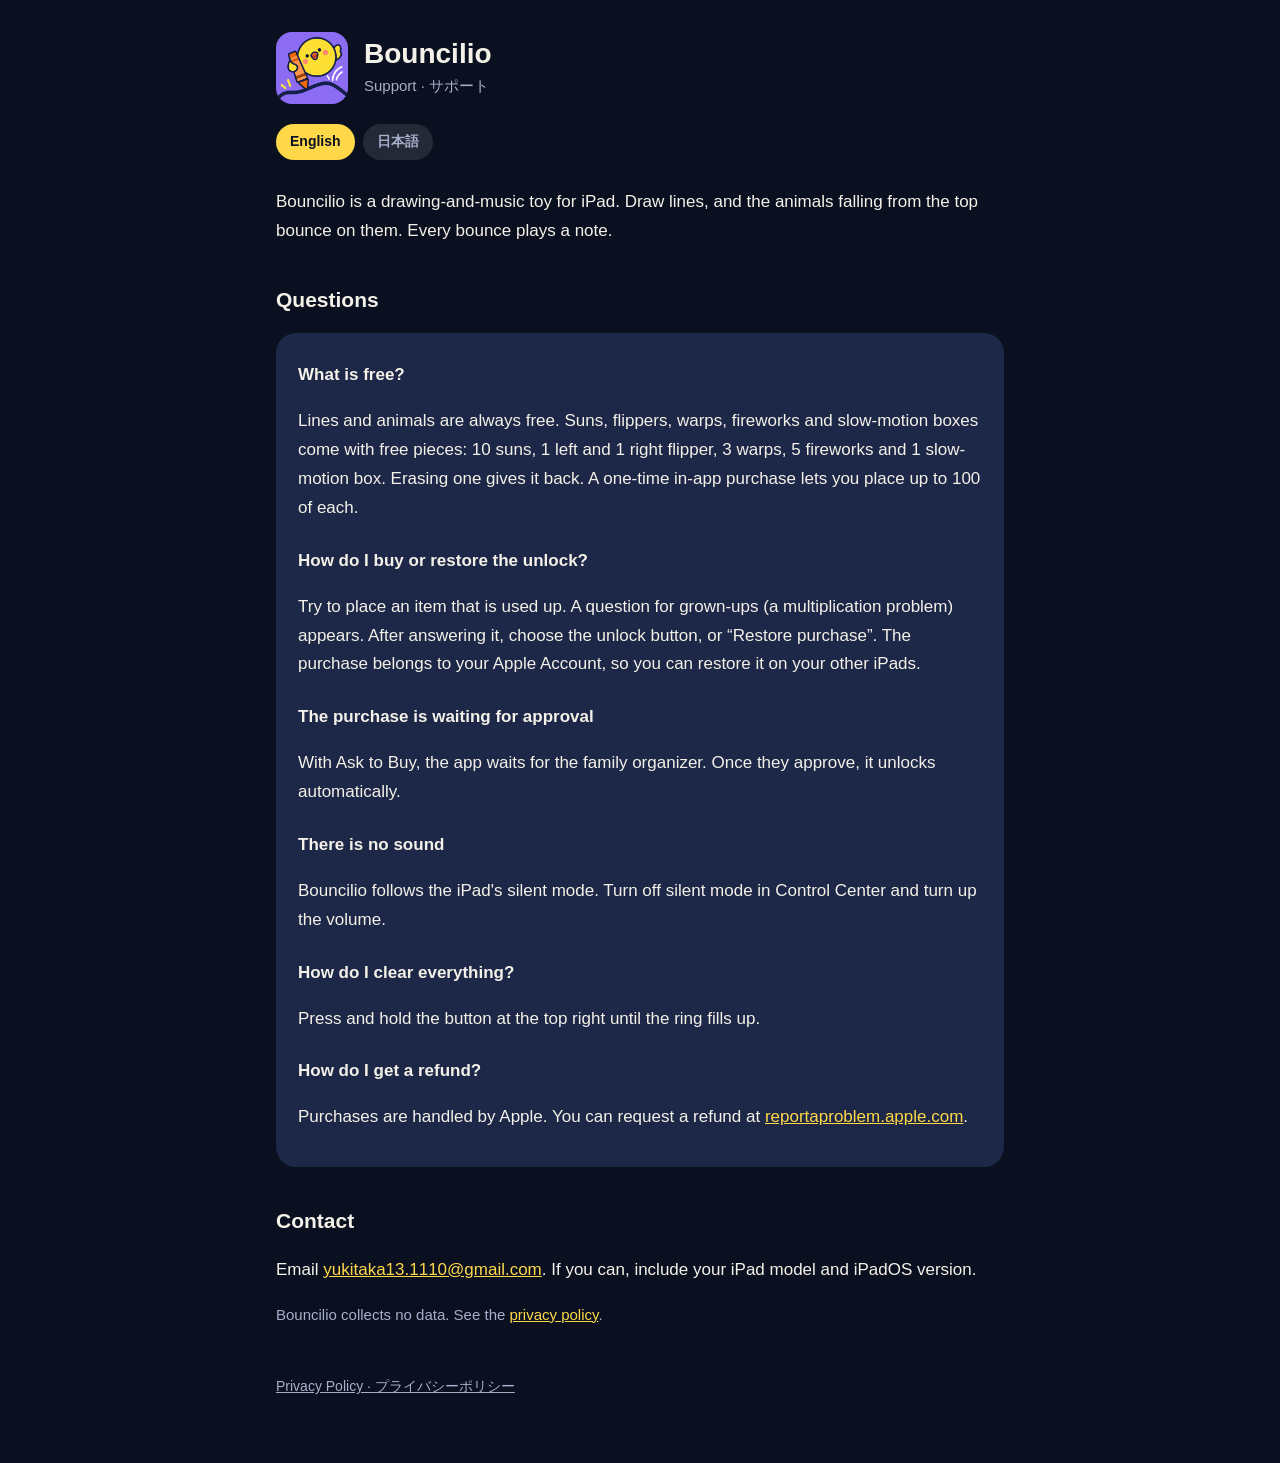
<file: index.html>
<!doctype html>
<html lang="en">
<head>
  <meta charset="utf-8">
  <meta name="viewport" content="width=device-width, initial-scale=1">
  <title>Bouncilio Support</title>
  <meta name="description" content="Support for Bouncilio, a drawing-and-music toy for iPad.">
  <link rel="icon" href="icon.png">
  <link rel="stylesheet" href="style.css">
  <script src="lang.js"></script>
</head>
<body>
<main>
  <header>
    <img src="icon.png" alt="">
    <div>
      <h1>Bouncilio</h1>
      <p>Support · サポート</p>
    </div>
  </header>
  <nav class="lang"><a href="#en">English</a><a href="#ja">日本語</a></nav>

  <section lang="en">
    <p>Bouncilio is a drawing-and-music toy for iPad. Draw lines, and the animals falling from the top bounce on them. Every bounce plays a note.</p>

    <h2>Questions</h2>
    <div class="card">
      <h3>What is free?</h3>
      <p>Lines and animals are always free. Suns, flippers, warps, fireworks and slow-motion boxes come with free pieces: 10 suns, 1 left and 1 right flipper, 3 warps, 5 fireworks and 1 slow-motion box. Erasing one gives it back. A one-time in-app purchase lets you place up to 100 of each.</p>

      <h3>How do I buy or restore the unlock?</h3>
      <p>Try to place an item that is used up. A question for grown-ups (a multiplication problem) appears. After answering it, choose the unlock button, or “Restore purchase”. The purchase belongs to your Apple Account, so you can restore it on your other iPads.</p>

      <h3>The purchase is waiting for approval</h3>
      <p>With Ask to Buy, the app waits for the family organizer. Once they approve, it unlocks automatically.</p>

      <h3>There is no sound</h3>
      <p>Bouncilio follows the iPad's silent mode. Turn off silent mode in Control Center and turn up the volume.</p>

      <h3>How do I clear everything?</h3>
      <p>Press and hold the button at the top right until the ring fills up.</p>

      <h3>How do I get a refund?</h3>
      <p>Purchases are handled by Apple. You can request a refund at <a href="https://reportaproblem.apple.com/">reportaproblem.apple.com</a>.</p>
    </div>

    <h2>Contact</h2>
    <p>Email <a href="mailto:yukitaka13.1110@gmail.com">yukitaka13.1110@gmail.com</a>. If you can, include your iPad model and iPadOS version.</p>
    <p class="muted">Bouncilio collects no data. See the <a href="privacy.html#en">privacy policy</a>.</p>
  </section>

  <section lang="ja">
    <p>Bouncilio（バウンシリオ）は、iPad のお絵かきと音のおもちゃです。線をかくと、上から落ちてくる動物がはねて、そのたびに音が鳴ります。</p>

    <h2>よくある質問</h2>
    <div class="card">
      <h3>無料でできることは？</h3>
      <p>線と動物は、いつでも無料です。太陽・フリッパー・ワープ・花火・スローの四角は、無料で置ける数が決まっています（太陽 10、フリッパー 左右 1 つずつ、ワープ 3、花火 5、スローの四角 1）。消すと、その分また置けます。アプリ内課金で 1 回買うと、どれも 100 個まで置けるようになります。</p>

      <h3>買うには？　復元するには？</h3>
      <p>使い切った物を置こうとすると、大人向けの問題（かけ算）が出ます。答えると、購入の画面になります。買うボタンか「購入を復元」を押してください。購入は Apple アカウントにひもづくので、ほかの iPad でも復元できます。</p>

      <h3>「承認を待っています」と出る</h3>
      <p>「承認と購入のリクエスト」を使っているときは、保護者の承認を待ちます。承認されると、自動で使えるようになります。</p>

      <h3>音が鳴らない</h3>
      <p>Bouncilio は iPad の消音モードに従います。コントロールセンターで消音モードを切って、音量を上げてください。</p>

      <h3>ぜんぶ消すには？</h3>
      <p>右上のボタンを、輪がいっぱいになるまで長押ししてください。</p>

      <h3>返金したい</h3>
      <p>購入は Apple が扱っています。<a href="https://reportaproblem.apple.com/">reportaproblem.apple.com</a> から返金を申し込めます。</p>
    </div>

    <h2>お問い合わせ</h2>
    <p>メール：<a href="mailto:yukitaka13.1110@gmail.com">yukitaka13.1110@gmail.com</a>。できれば、iPad の機種と iPadOS のバージョンも書いてください。</p>
    <p class="muted">Bouncilio は、データを集めていません。<a href="privacy.html#ja">プライバシーポリシー</a>をご覧ください。</p>
  </section>

  <footer>
    <a href="privacy.html">Privacy Policy · プライバシーポリシー</a>
  </footer>
</main>
</body>
</html>
</file>
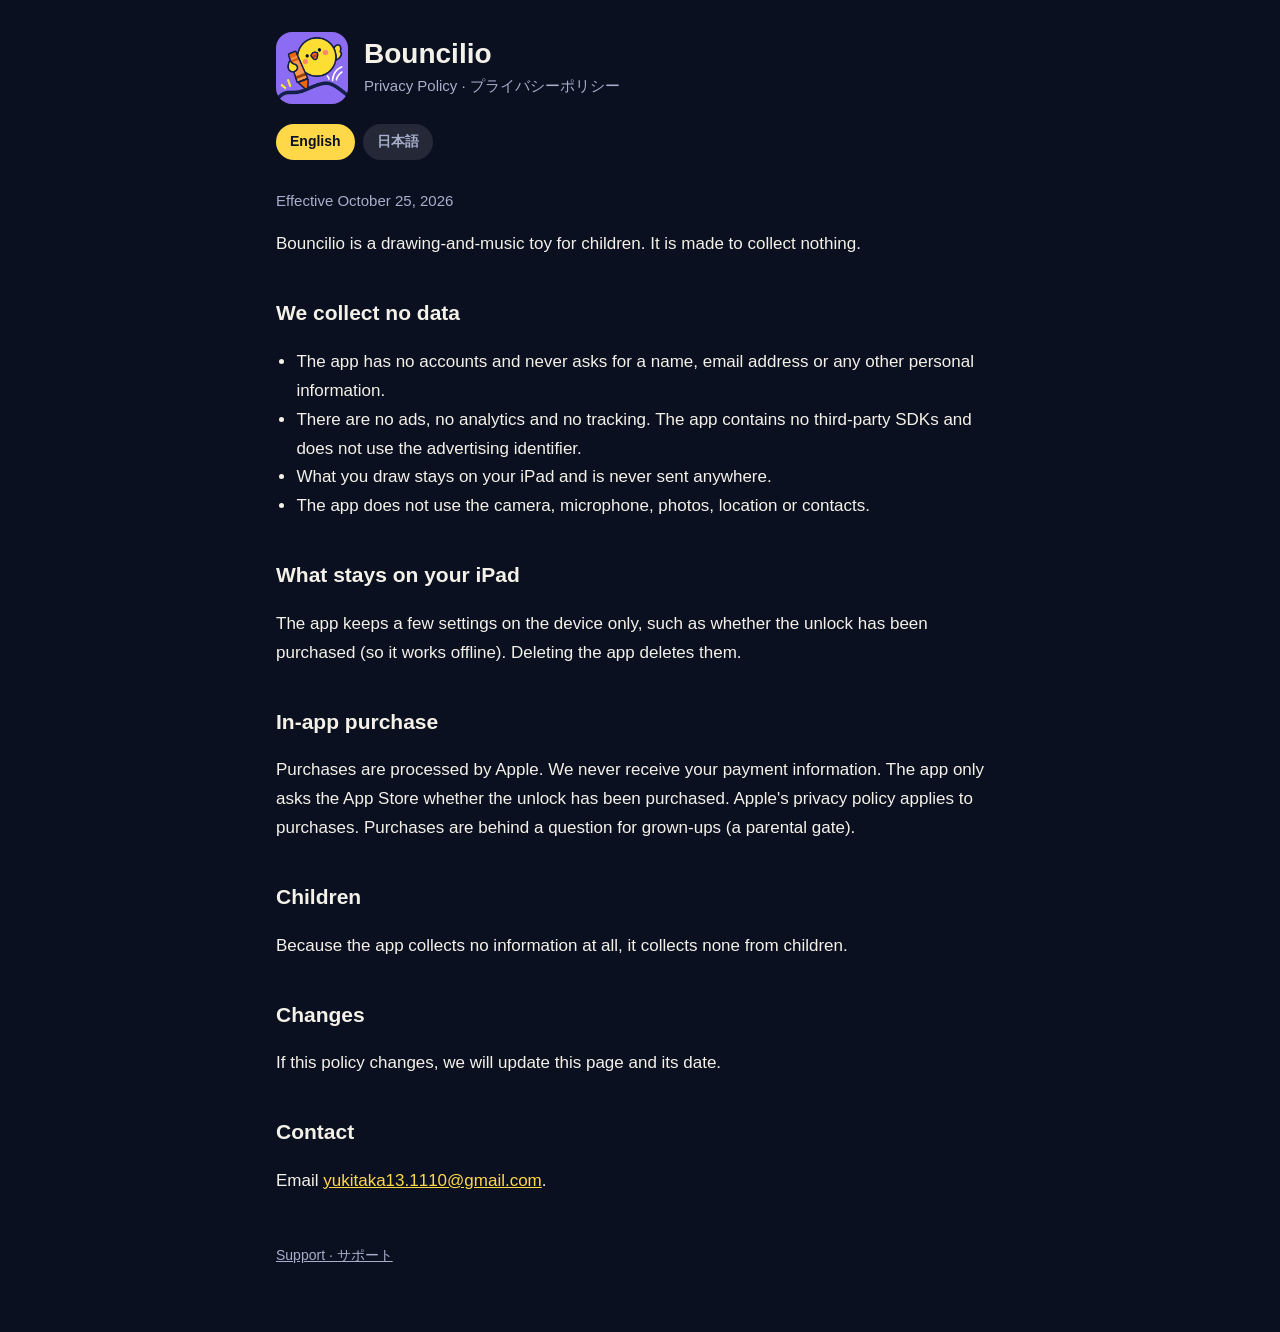
<file: privacy.html>
<!doctype html>
<html lang="en">
<head>
  <meta charset="utf-8">
  <meta name="viewport" content="width=device-width, initial-scale=1">
  <title>Bouncilio Privacy Policy</title>
  <meta name="description" content="Privacy policy for Bouncilio. The app collects no data.">
  <link rel="icon" href="icon.png">
  <link rel="stylesheet" href="style.css">
  <script src="lang.js"></script>
</head>
<body>
<main>
  <header>
    <img src="icon.png" alt="">
    <div>
      <h1>Bouncilio</h1>
      <p>Privacy Policy · プライバシーポリシー</p>
    </div>
  </header>
  <nav class="lang"><a href="#en">English</a><a href="#ja">日本語</a></nav>

  <section lang="en">
    <p class="muted">Effective October 25, 2026</p>
    <p>Bouncilio is a drawing-and-music toy for children. It is made to collect nothing.</p>

    <h2>We collect no data</h2>
    <ul>
      <li>The app has no accounts and never asks for a name, email address or any other personal information.</li>
      <li>There are no ads, no analytics and no tracking. The app contains no third-party SDKs and does not use the advertising identifier.</li>
      <li>What you draw stays on your iPad and is never sent anywhere.</li>
      <li>The app does not use the camera, microphone, photos, location or contacts.</li>
    </ul>

    <h2>What stays on your iPad</h2>
    <p>The app keeps a few settings on the device only, such as whether the unlock has been purchased (so it works offline). Deleting the app deletes them.</p>

    <h2>In-app purchase</h2>
    <p>Purchases are processed by Apple. We never receive your payment information. The app only asks the App Store whether the unlock has been purchased. Apple's privacy policy applies to purchases. Purchases are behind a question for grown-ups (a parental gate).</p>

    <h2>Children</h2>
    <p>Because the app collects no information at all, it collects none from children.</p>

    <h2>Changes</h2>
    <p>If this policy changes, we will update this page and its date.</p>

    <h2>Contact</h2>
    <p>Email <a href="mailto:yukitaka13.1110@gmail.com">yukitaka13.1110@gmail.com</a>.</p>
  </section>

  <section lang="ja">
    <p class="muted">2026 年 10 月 25 日 施行</p>
    <p>Bouncilio は、子供向けのお絵かきと音のおもちゃです。データを何も集めない作りにしています。</p>

    <h2>データは集めません</h2>
    <ul>
      <li>アカウントはなく、名前やメールアドレスなどの個人情報を入れてもらうことはありません。</li>
      <li>広告、利用状況の分析、トラッキングはありません。ほかの会社の SDK は入っておらず、広告識別子も使いません。</li>
      <li>かいた絵は iPad の中だけにあり、どこにも送りません。</li>
      <li>カメラ、マイク、写真、位置情報、連絡先は使いません。</li>
    </ul>

    <h2>iPad の中に残すもの</h2>
    <p>購入したかどうか（オフラインでも使えるように）などの設定を、端末の中にだけ残します。アプリを削除すると消えます。</p>

    <h2>アプリ内課金</h2>
    <p>購入の手続きは Apple が行います。支払いの情報を私たちが受け取ることはありません。アプリは、購入済みかどうかを App Store に問い合わせるだけです。購入には Apple のプライバシーポリシーが適用されます。購入の画面の前には、大人向けの問題（ペアレンタルゲート）があります。</p>

    <h2>子供の情報</h2>
    <p>情報を何も集めないので、子供の情報も集めません。</p>

    <h2>変更</h2>
    <p>このポリシーを変えるときは、このページと日付を更新します。</p>

    <h2>お問い合わせ</h2>
    <p>メール：<a href="mailto:yukitaka13.1110@gmail.com">yukitaka13.1110@gmail.com</a></p>
  </section>

  <footer>
    <a href="./">Support · サポート</a>
  </footer>
</main>
</body>
</html>
</file>
<file: style.css>
:root {
  --bg: #0b1020;
  --card: #1d2747;
  --ink: #f4f1e8;
  --muted: #a7afca;
  --sun: #ffd84a;
  --line: rgba(255, 255, 255, 0.10);
}
* { box-sizing: border-box; }
html { -webkit-text-size-adjust: 100%; }
body {
  margin: 0;
  background: var(--bg);
  color: var(--ink);
  font: 17px/1.7 -apple-system, BlinkMacSystemFont, "Hiragino Sans", "Hiragino Kaku Gothic ProN", "Segoe UI", sans-serif;
}
main { max-width: 760px; margin: 0 auto; padding: 32px 16px 64px; }
header { display: flex; align-items: center; gap: 16px; margin-bottom: 8px; }
header img { width: 72px; height: 72px; border-radius: 16px; }
header h1 { margin: 0; font-size: 28px; line-height: 1.2; }
header p { margin: 2px 0 0; color: var(--muted); font-size: 15px; }
nav.lang { display: flex; gap: 8px; margin: 20px 0 28px; }
nav.lang a {
  color: var(--muted); text-decoration: none; font-size: 14px; font-weight: 600;
  padding: 6px 14px; border-radius: 999px; background: var(--line);
}
nav.lang a[aria-current="true"] { background: var(--sun); color: var(--bg); }
h2 { font-size: 21px; margin: 36px 0 8px; }
h3 { font-size: 17px; margin: 24px 0 4px; }
p, li { color: var(--ink); }
ul { padding-left: 1.2em; }
a { color: var(--sun); }
.card { background: var(--card); border-radius: 20px; padding: 4px 22px 18px; margin-top: 16px; }
.muted { color: var(--muted); font-size: 15px; }
footer { margin-top: 48px; color: var(--muted); font-size: 14px; }
footer a { color: var(--muted); }
/* 言語は片方だけ出す（スクリプトが動かないときは両方出る） */
.js section[lang]:not(.shown) { display: none; }
</file>
